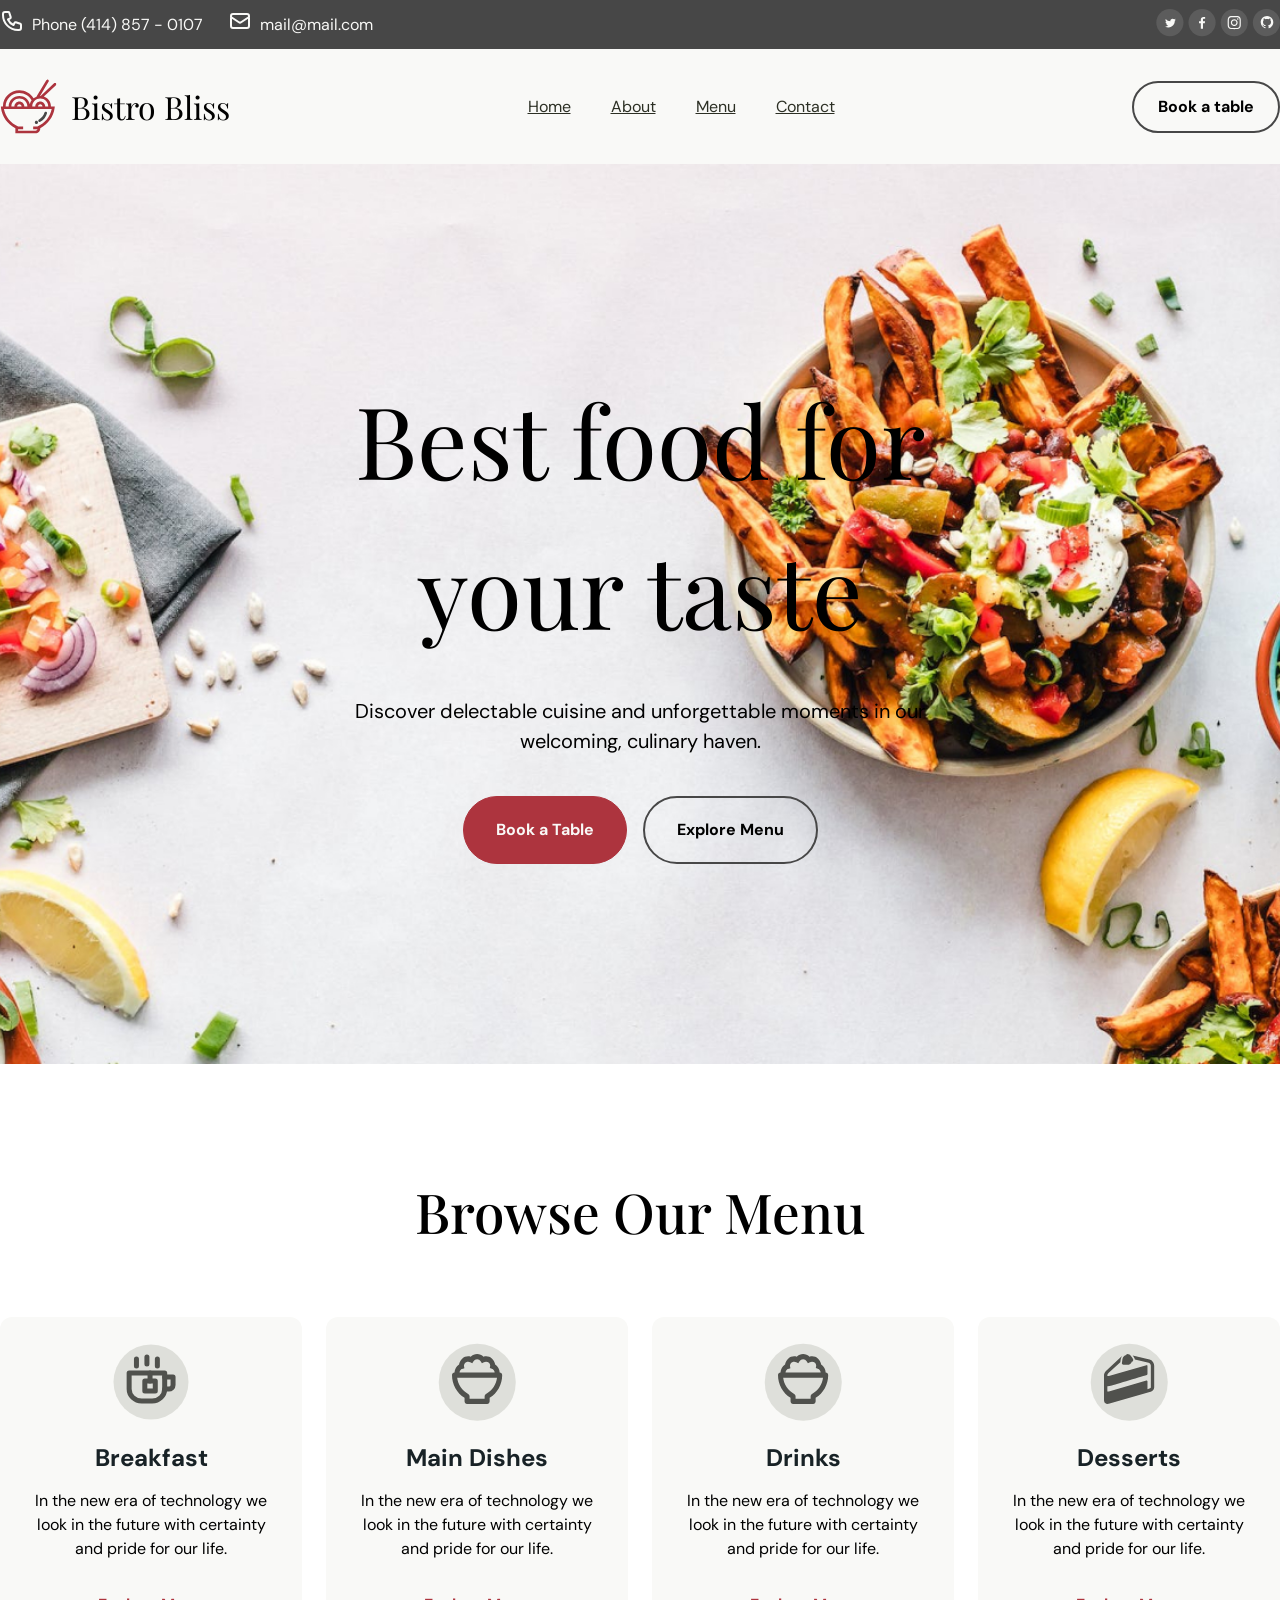
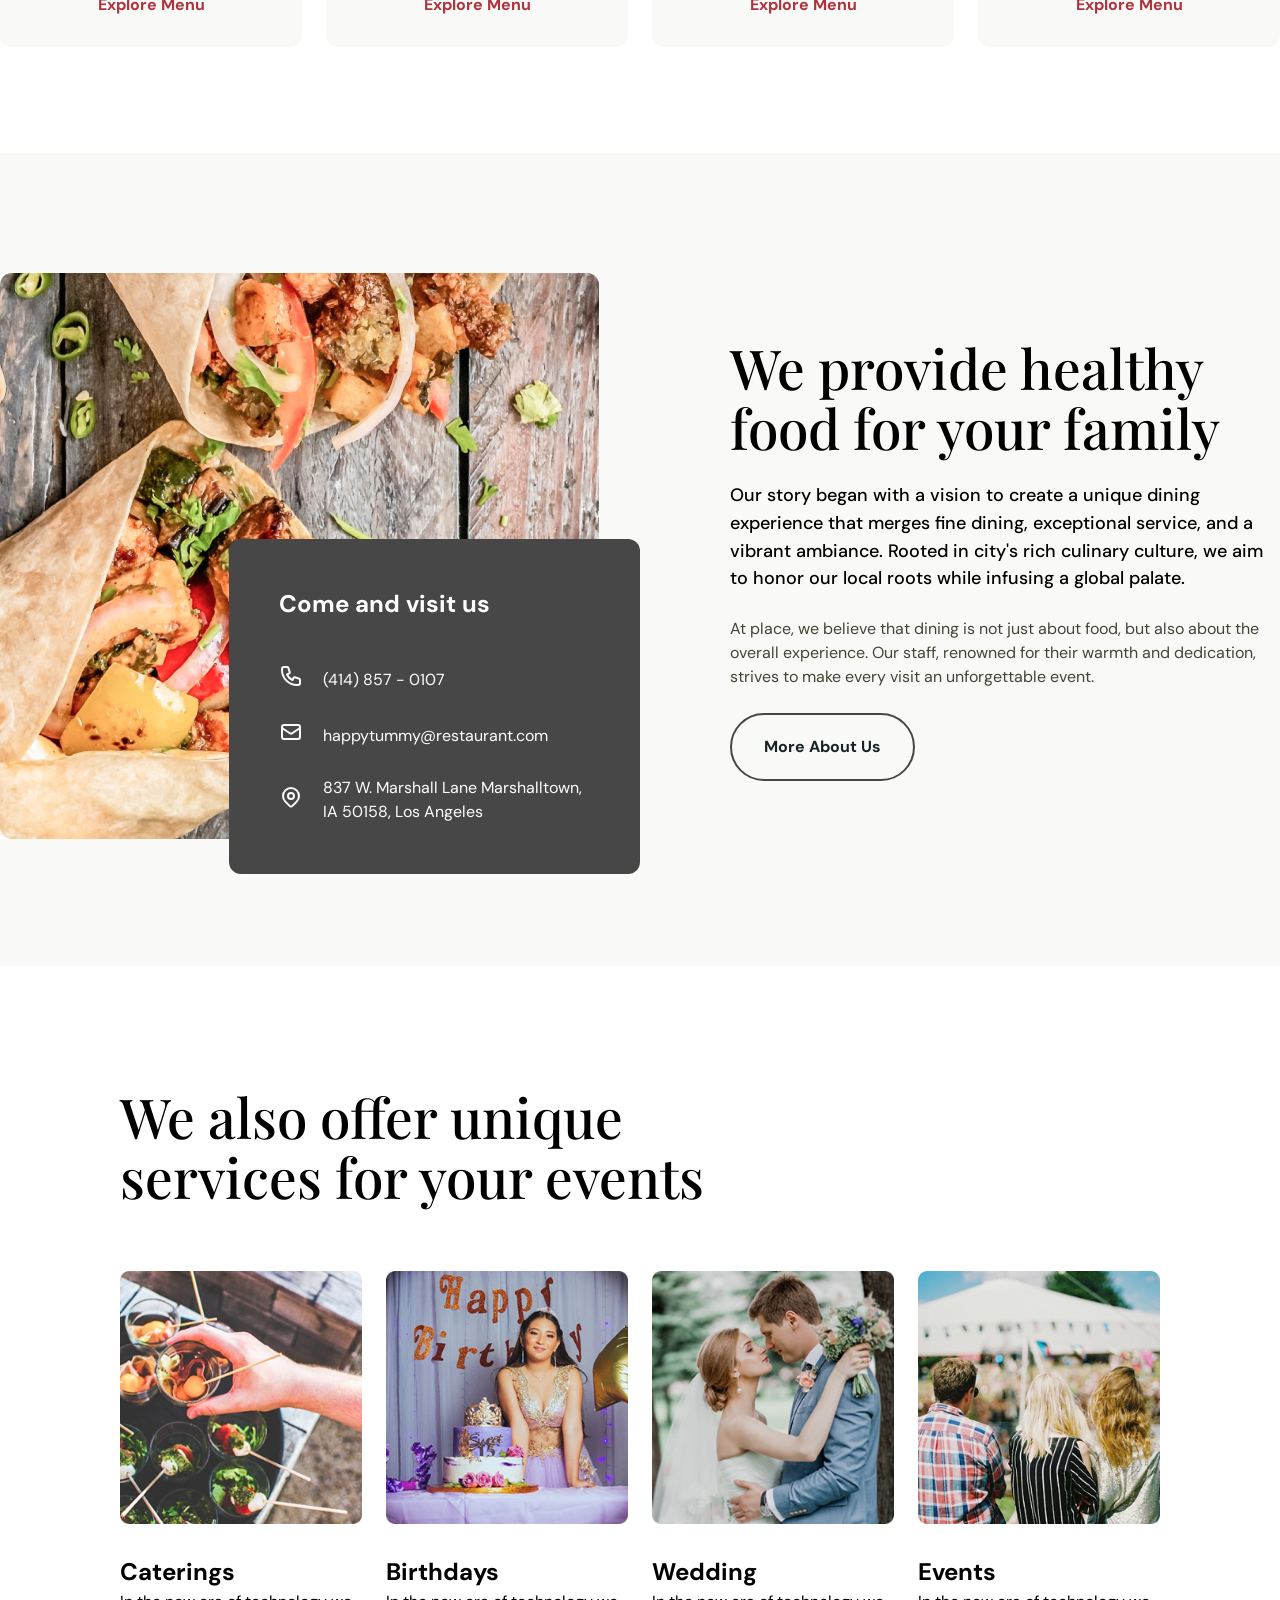
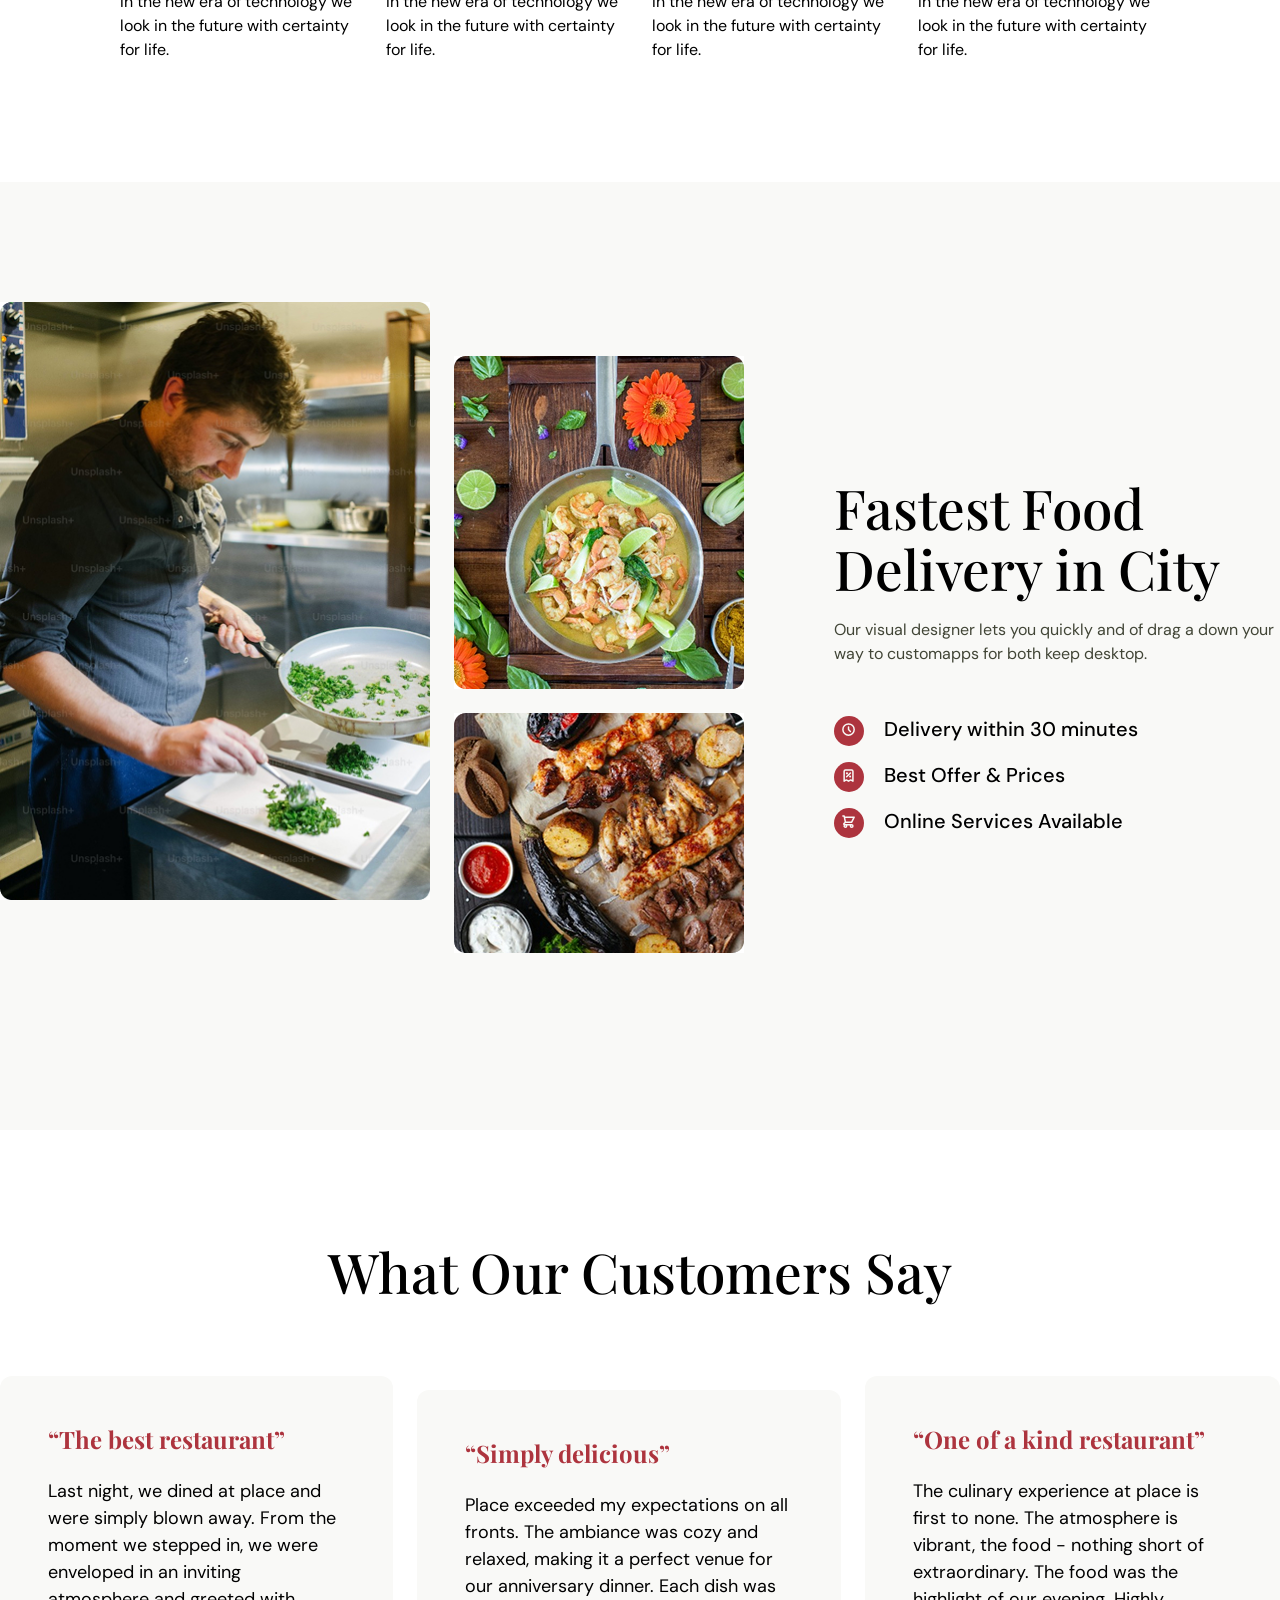
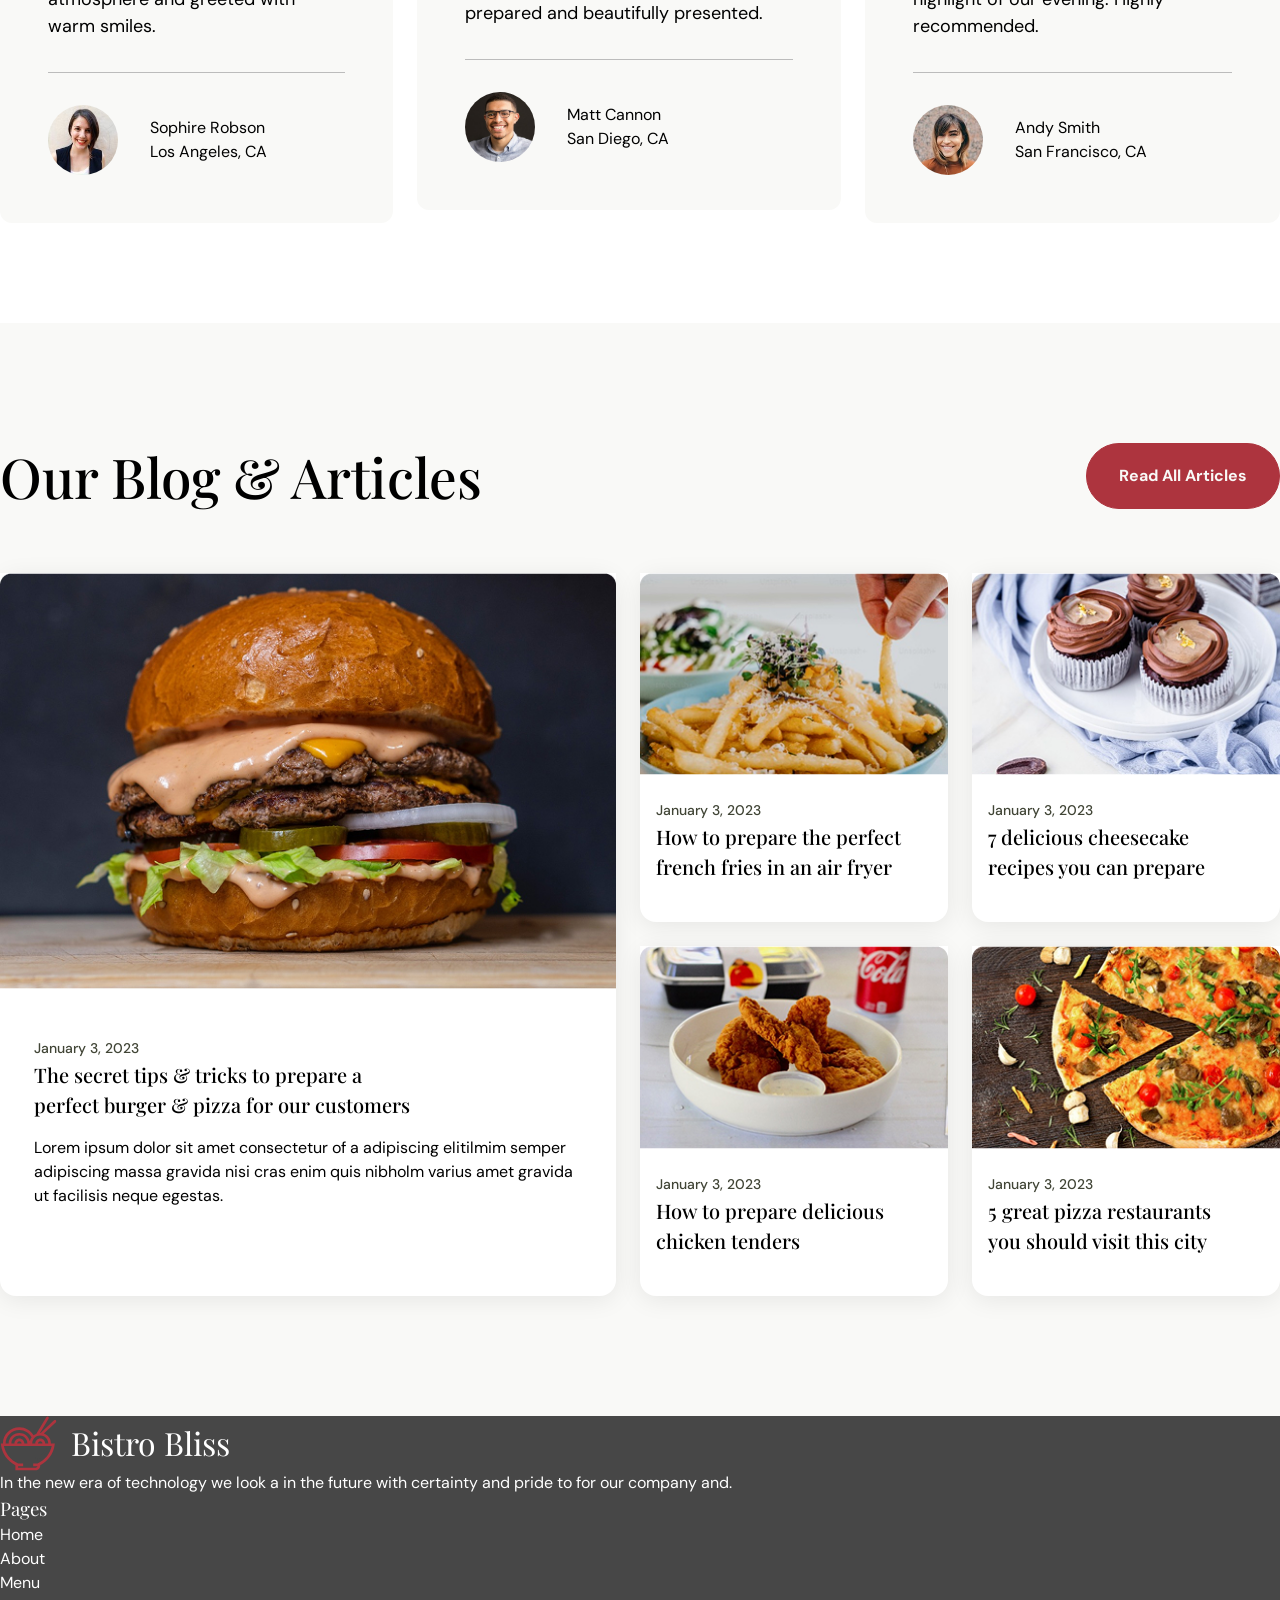
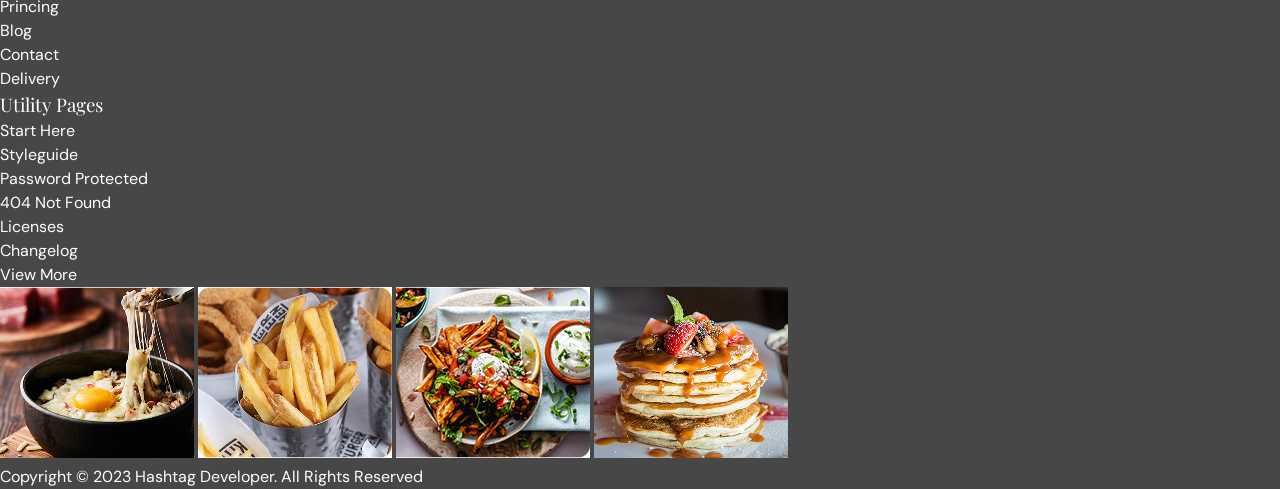
<file: index.html>
<!DOCTYPE html>
<html lang="en">
<head>
    <meta charset="UTF-8">
    <meta name="viewport" content="width=device-width, initial-scale=1.0">
    <link rel="preconnect" href="https://fonts.googleapis.com">
    <link rel="preconnect" href="https://fonts.gstatic.com" crossorigin>
    <link href="https://fonts.googleapis.com/css2?family=DM+Sans:ital,opsz,wght@0,9..40,100..1000;1,9..40,100..1000&family=Playfair+Display:ital,wght@0,400..900;1,400..900&display=swap" rel="stylesheet">
    <link rel="stylesheet" href="./css/style.css">
    <title>Diseño Web</title>
</head>
<body>
    
<header class="header">
    <div class="bg-dark-gray">
        <div class="top-bar container"> 
            <div class="top-bar-contact">
                <a class="top-bar-contact-phone" href="tel:123456789">Phone (414) 857 - 0107</a>
                <a class="top-bar-contact-mail" href="mailto:mail@mail.com">mail@mail.com</a>
            </div>
            <nav class="top-bar-social">
                <ul class="top-bar-social-menu">
                    <li>
                        <a href="#">
                            <img class="" src="./image/header-twitter.svg" alt="">
                        </a>
                    </li>
                    <li>
                        <a href="#">
                            <img class="" src="./image/header-facebook.svg" alt="">
                        </a>   
                    </li>
                    <li>
                        <a href="#">
                            <img src="./image/header-instagram.svg" alt="">
                        </a>            
                    </li>
                    <li>
                        <a href="#">
                            <img src="./image/header-github.svg" alt="">
                        </a>
                    </li>
                </ul>
            </nav>
        </div>
    </div>

    <div class="main-menu container">
        <div class="logo">
            <img class="logo" src="./image/logo-japanese-food.svg" alt="">
            <h1>Bistro Bliss</h1>
        </div>
        <nav class="menu">
            <ul class="menu-list">
                <li>
                    <a href="#">Home</a>
                </li>
                <li>
                    <a href="#">About</a>
                </li>
                <li>
                    <a href="#">Menu</a>
                </li>
                <li>
                    <a href="#">Contact</a>
                </li>
            </ul>
        </nav>
        <button class="button">Book a table</button>
    </div>
</header>

<main class="main">
    <section class="hero-banner">
        <div class="hero-banner-content">
            <h2 class="hero-banner-title">Best food for your taste</h2>
            <p class="hero-banner-desc">Discover delectable cuisine and unforgettable moments in our welcoming, culinary haven.
            </p>
            <div class="hero-banner-buttons">
                <button class="button button-xl button-red">Book a Table</button>
                <button class="button button-xl">Explore Menu</button>
            </div>
        </div>
    </section>

    <div class="bg-white">
        <section class="our-menu container">
            <h2 class="our-menu-title">Browse Our Menu</h2>
            <div class="our-menu-cards">
                <article class="our-menu-card">
                    <div class="our-menu-card-img-content">
                        <img class="our-menu-card-image" src="./image/taza.svg" alt="">
                    </div>
                    <div class="our-menu-card-content">
                        <h3 class="our-menu-card-title">Breakfast</h3>
                    <p>In the new era of technology we look in the future with certainty and pride for our life.</p>
                    </div>    
                    <a class="our-menu-card-link" href="#">Explore Menu</a>
                </article>
                <article class="our-menu-card">
                    <div class="our-menu-card-img-content">
                        <img class="our-menu-card-image" src="./image/arroz.svg" alt="">
                    </div>
                    <div class="our-menu-card-content">
                        <h3 class="our-menu-card-title">Main Dishes</h3>
                        <p class="our-menu-card-desc">In the new era of technology we look in the future with certainty and pride for our life.</p>
                    </div>
                    <a class="our-menu-card-link" href="#">Explore Menu</a>
                </article>
                <article class="our-menu-card">
                    <div class="our-menu-card-img-content">
                        <img class="our-menu-card-image" src="./image/arroz.svg" alt="">
                    </div>
                    <div class="our-menu-card-content">
                        <h3 class="our-menu-card-title">Drinks</h3>
                        <p class="our-menu-card-desc">In the new era of technology we look in the future with certainty and pride for our life.</p>
                    </div>
                    <a class="our-menu-card-link" href="#">Explore Menu</a>
                </article>
                <article class="our-menu-card">
                    <div class="our-menu-card-img-content">
                        <img class="our-menu-card-image" src="./image/postre.svg" alt="">
                    </div>
                    <div class="our-menu-card-content">
                        <h3 class="our-menu-card-title">Desserts</h3>
                        <p class="our-menu-card-desc">In the new era of technology we look in the future with certainty and pride for our life.</p>
                    </div>
                    <a class="our-menu-card-link" href="#">Explore Menu</a>
                </article>
            </div>
        </section>
    </div>
    

    <section class="about-us container">
        <div class="about-us-info">
            <img class="about-us-info-img" src="./image/shawarma.jpg" alt="plato menu">
            <article class="about-us-info-box">
                <p class="about-us-info-box-title">Come and visit us</p>
                <p class="about-us-info-box-phone">(414) 857 - 0107</p>
                <p class="about-us-info-box-mail">happytummy@restaurant.com</p>
                <p class="about-us-info-box-address">837 W. Marshall Lane Marshalltown, IA 50158, Los Angeles</p>
            </article>
        </div>
        <div class="about-us-text">
            <h2 class="about-us-title">We provide healthy food for your family
            </h2>
            <p class="about-us-desc-main">Our story began with a vision to create a unique dining experience that merges fine dining, exceptional service, and a vibrant ambiance. Rooted in city's rich culinary culture, we aim to honor our local roots while infusing a global palate.</p>
            <p class="about-us-desc">At place, we believe that dining is not just about food, but also about the overall experience. Our staff, renowned for their warmth and dedication, strives to make every visit an unforgettable event.</p>
            <a class="button button-xl about-us-link" href="#">More About Us</a>
        </div>
    </section>

    <div class="bg-white">
        <section class="services">
            <h2 class="services-title">We also offer unique services for your events</h2>
            <div class="services-cards">
                <article class="services-card">
                    <img class="services-card-img" src="./image/kebab-set-table 1.jpg" alt="">
                    <h3 class="services-card-title">Caterings</h3>
                    <p class="services-card-desc">In the new era of technology we look in the future with certainty for life.</p>
                </article>
                <article class="services-card">
                    <img class="services-card-img" src="./image/cumpleanos.jpg" alt="">
                    <h3 class="services-card-title">Birthdays</h3>
                    <p class="services-card-desc">In the new era of technology we look in the future with certainty for life.</p>
                </article>
                <article class="services-card">
                    <img class="services-card-img" src="./image/boda.jpg" alt="">
                    <h3 class="services-card-title">Wedding</h3>
                    <p class="services-card-desc">In the new era of technology we look in the future with certainty for life.</p>
                </article>
                <article class="services-card">
                    <img class="services-card-img" src="./image/reunion.jpg" alt="">
                    <h3 class="services-card-title">Events</h3>
                    <p class="services-card-desc">In the new era of technology we look in the future with certainty for life.</p>
                </article>
            </div>
        </section>
    </div>
    
    <section class="delivery container">
        <div class="delivery-imgs">
            <img class="delivery-img" src="./image/delivery-chef.jpg" alt="">
            <img class="delivery-img" src="./image/delivery-curry.jpg" alt="">
            <img class="delivery-img" src="./image/delivery-barbacoa.jpg" alt="">
        </div>
        <div class="delivery-info">
            <h2 class="delivery-title">Fastest Food Delivery in City</h2>
            <p class="delivery-desc">Our visual designer lets you quickly and of drag a down your way to customapps for both keep desktop.</p>
            <ul class="delivery-points">
                <li class="delivery-points-item-clock">Delivery within 30 minutes</li>
                <li class="delivery-points-item-offer">Best Offer & Prices</li>
                <li class="delivery-points-item-shop">Online Services Available</li>
            </ul>
        </div>
    </section>
    
    <!-- cambiar las imagenes de circulo a cuadradas-->
<div class="bg-white">
    <section class="opinions container">
        <h2 class="opinions-title">What Our Customers Say</h2>
        <div class="opinions-cards">
            <article class="opinions-card">
                <h3 class="opinions-card-title">“The best restaurant”</h3>
                <p class="opinions-card-desc">Last night, we dined at place and were simply blown away. From the moment we stepped in, we were enveloped in an inviting atmosphere and greeted with warm smiles.</p>
                <div class="opinions-card-author">
                    <img class="opinions-card-author-img" src="./image/opinions-1.png" alt="">
                    <div class="opinions-card-author-info">
                        <p class="opinions-card-author-name">Sophire Robson</p>
                        <p class="opinions-card-author-city">Los Angeles, CA</p>
                    </div>
                </div>
            </article>
            <article class="opinions-card">
                <h3 class="opinions-card-title">“Simply delicious”</h3>
                <p class="opinions-card-desc">Place exceeded my expectations on all fronts. The ambiance was cozy and relaxed, making it a perfect venue for our anniversary dinner. Each dish was prepared and beautifully presented.</p>
                <div class="opinions-card-author">
                    <img class="opinions-card-author-img" src="./image/opinions-2.png" alt="">
                    <div class="opinions-card-author-info">
                        <p class="opinions-card-author-name">Matt Cannon</p>
                        <p class="opinions-card-author-city">San Diego, CA</p>
                    </div>
                </div>
            </article>
            <article class="opinions-card">
                <h3 class="opinions-card-title">“One of a kind restaurant”</h3>
                <p class="opinions-card-desc">The culinary experience at place is first to none. The atmosphere is vibrant, the food - nothing short of extraordinary. The food was the highlight of our evening. Highly recommended.</p>
                <div class="opinions-card-author">
                    <img class="opinions-card-author-img" src="./image/opinions-3.png" alt="">
                    <div class="opinions-card-author-info">
                        <p class="opinions-card-author-name">Andy Smith</p>
                        <p class="opinions-card-author-city">San Francisco, CA</p>
                    </div>
                </div>
            </article>
        </div>         
    </section>
</div>
    
<section class="blog container">
    <div class="blog-header">
            <h2 class="blog-title">Our Blog & Articles</h2>
            <button class="button button-xl button-red">Read All Articles</button>
    </div>
    <div class="blog-articles">
        <article class="blog-article-main">
            <img src="./image/blog-hamburguesa.jpg" alt="" class="blog-article-img">
            <div class="blog-article-data">
                <time datetime="" class="blog-article-date">January 3, 2023</time>
            <h3 class="blog-article-title">The secret tips & tricks to prepare a perfect burger & pizza for our customers</h3>
            <p class="blog-article-desc">Lorem ipsum dolor sit amet consectetur of a adipiscing elitilmim semper adipiscing massa gravida nisi cras enim quis nibholm varius amet gravida ut facilisis neque egestas.</p>
            </div>
        </article>
        <article class="blog-article">
            <img src="./image/blog-papas.jpg" alt="" class="blog-article-img">
            <div class="blog-article-data">
                <time datetime="" class="blog-article-date">January 3, 2023</time>
            <h3 class="blog-article-title">How to prepare the perfect french fries in an air fryer</h3>
            </div>
        </article>
        <article class="blog-article">
            <img src="./image/blog-cupcakes.jpg" alt="" class="blog-article-img">
            <div class="blog-article-data">
                <time datetime="" class="blog-article-date">January 3, 2023</time>
            <h3 class="blog-article-title">7 delicious cheesecake recipes you can prepare</h3>
            </div>
        </article>
        <article class="blog-article">
            <img src="./image/blog-pollo.jpg" alt="" class="blog-article-img">
            <div class="blog-article-data">
                <time datetime="" class="blog-article-date">January 3, 2023</time>
            <h3 class="blog-article-title">How to prepare delicious chicken tenders</h3>
            </div>
        </article>
        <article class="blog-article">
            <img src="./image/blog-pizza.jpg" alt="" class="blog-article-img">
            <div class="blog-article-data">
                <time datetime="" class="blog-article-date">January 3, 2023</time>
            <h3 class="blog-article-title">5 great pizza restaurants you should visit this city</h3>
            </div>
        </article>
    </div>
</section>
</main>

<footer id="footer" class="footer">
    <div class="footer-info">
        <div class="footer-info-company">
            <div class="logo">
                <img class="logo" src="./image/logo-japanese-food.svg" alt="">
                <h1>Bistro Bliss</h1>
            </div>
            <p class="footer-info-desc">In the new era of technology we look a in the future with certainty and pride to for our company and.</p>
            <div class="footer-info-pages">
                <h3 class="footer-info-pages-title">Pages</h3>
                <ul class="footer-info-pages-menu">
                    <li class="footer-info-pages-menu-item">Home</li>
                    <li class="footer-info-pages-menu-item">About</li>
                    <li class="footer-info-pages-menu-item">Menu</li>
                    <li class="footer-info-pages-menu-item">Princing</li>
                    <li class="footer-info-pages-menu-item">Blog</li>
                    <li class="footer-info-pages-menu-item">Contact</li>
                    <li class="footer-info-pages-menu-item">Delivery</li>
                </ul>
            </div>
            <div class="footer-info-utility">
                <h3 class="footer-info-utility-title">Utility Pages</h3>
                <ul class="footer-info-utilitypages-menu">
                    <li class="footer-info-utility-menu-item">Start Here</li>
                    <li class="footer-info-utility-menu-item">Styleguide</li>
                    <li class="footer-info-utility-menu-item">Password Protected</li>
                    <li class="footer-info-utility-menu-item">404 Not Found</li>
                    <li class="footer-info-utility-menu-item">Licenses</li>
                    <li class="footer-info-utility-menu-item">Changelog</li>
                    <li class="footer-info-utility-menu-item">View More</li>
                </ul>
            </div>
            <div class="footer-info-instagram">
                <img src="./image/footer-huevo.jpg" alt="" class="footer-info-instagram-img">
                <img src="./image/footer-papa.jpg" alt="" class="footer-info-instagram-img">
                <img src="./image/footer-papa-cajun.jpg" alt="" class="footer-info-instagram-img">
                <img src="./image/footer-pancake.jpg" alt="" class="footer-info-instagram-img">
            </div>
            <p class="footer-copyright">Copyright © 2023 Hashtag Developer. All Rights Reserved</p>
        </div>
    </div>
</footer>

<!-- asi es un comentario en HTML-->










</body>
</html>
</file>
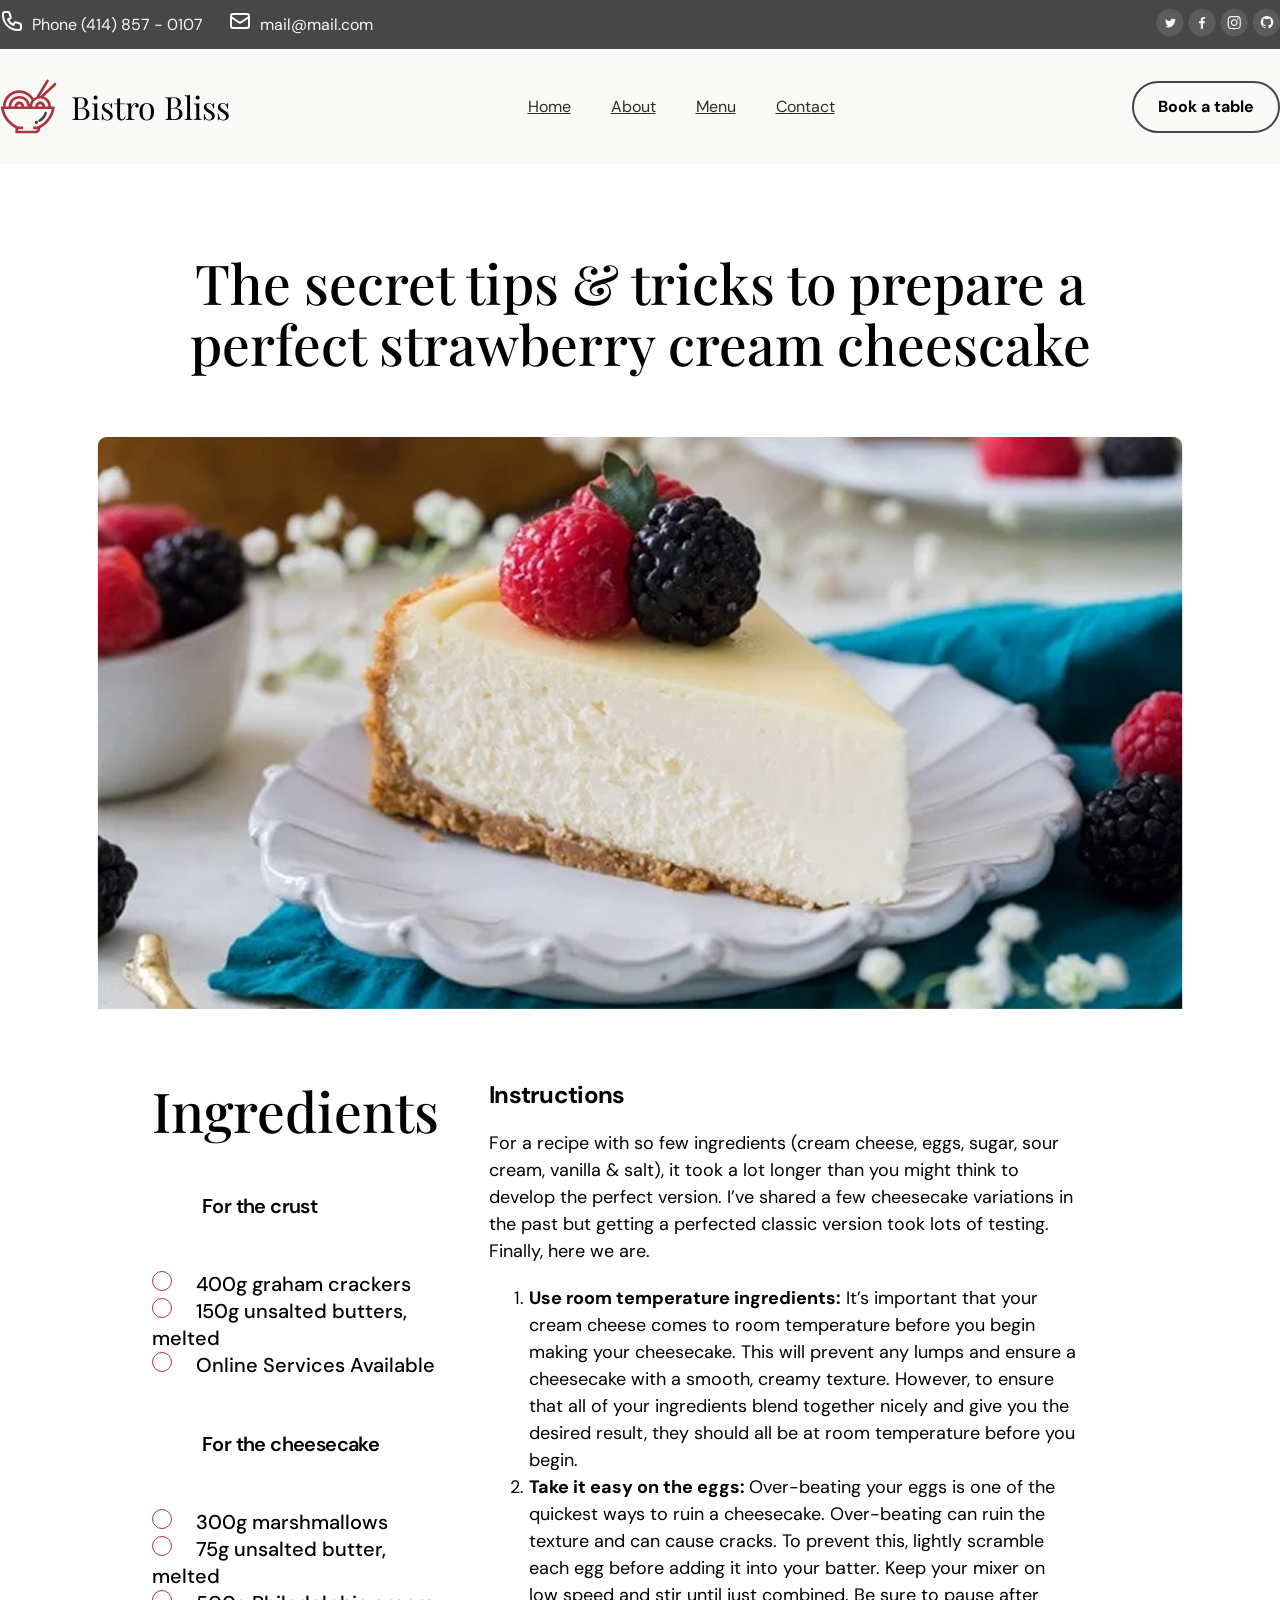
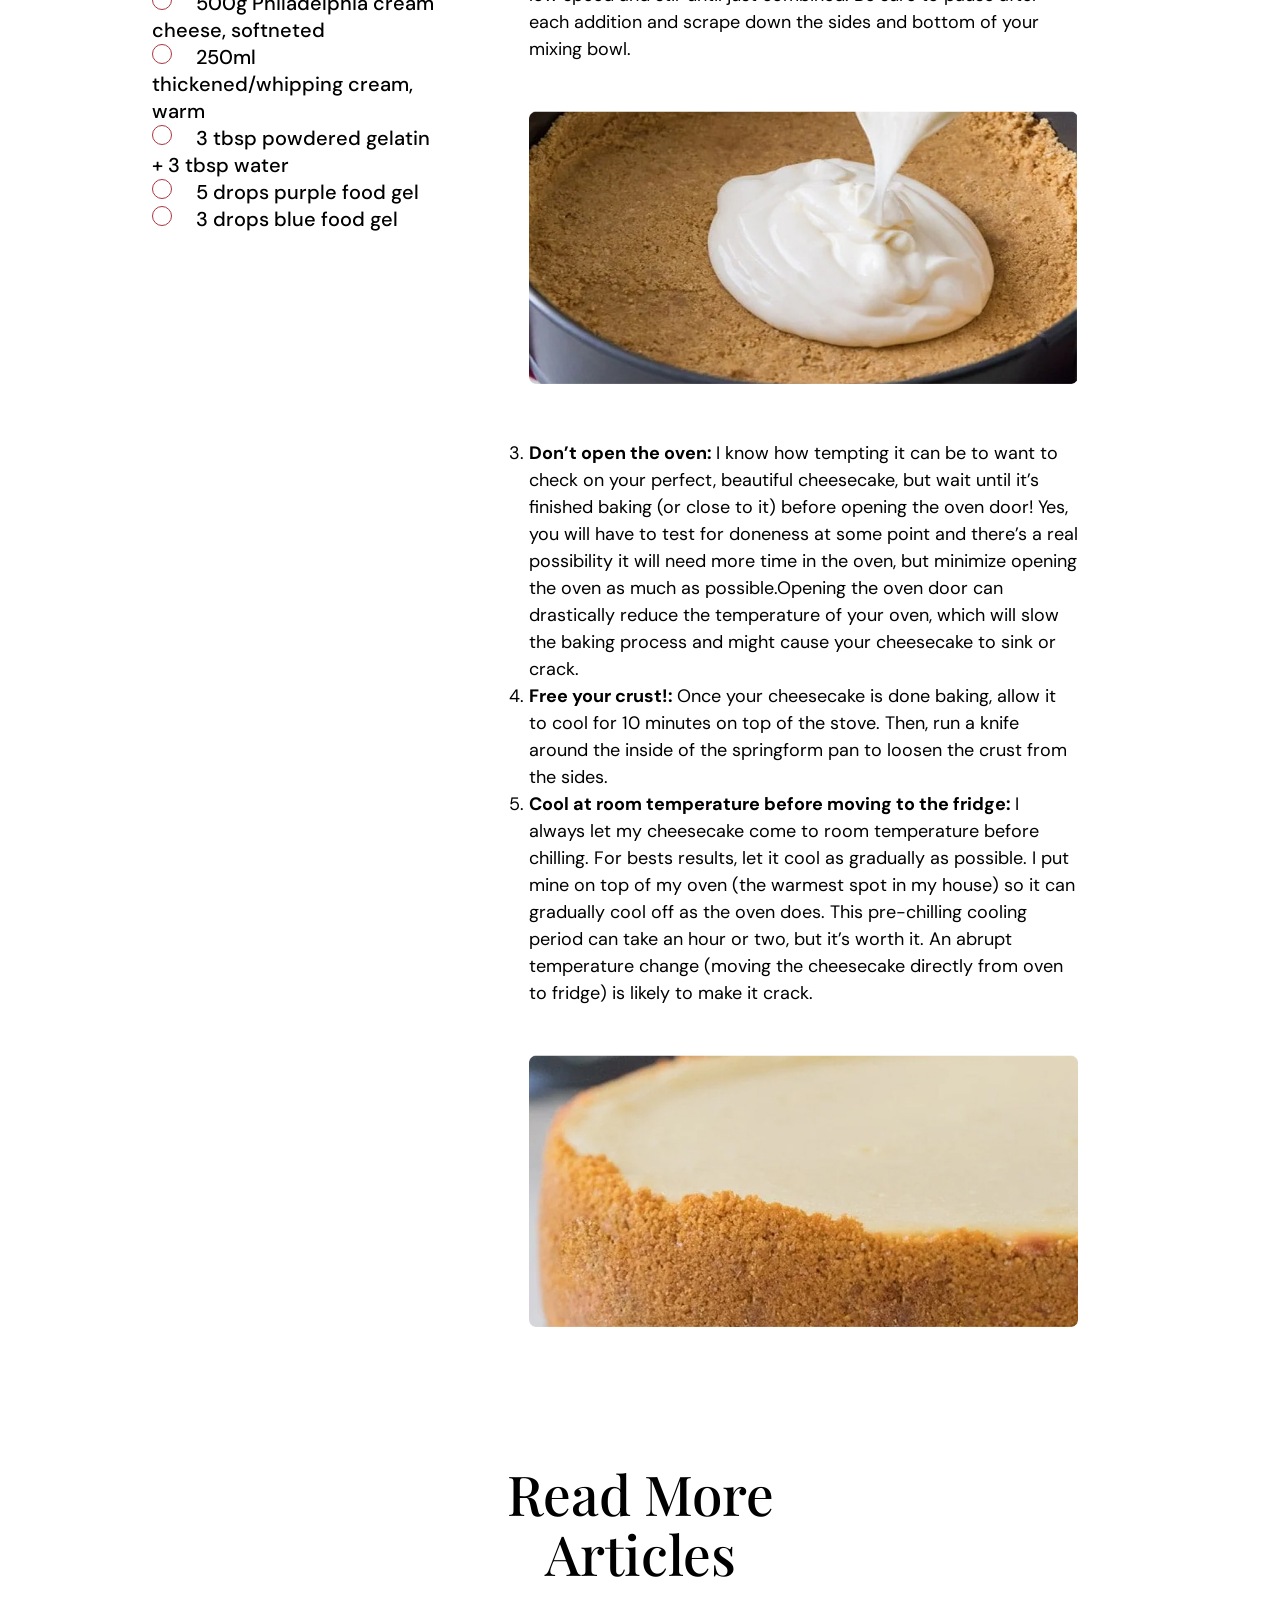
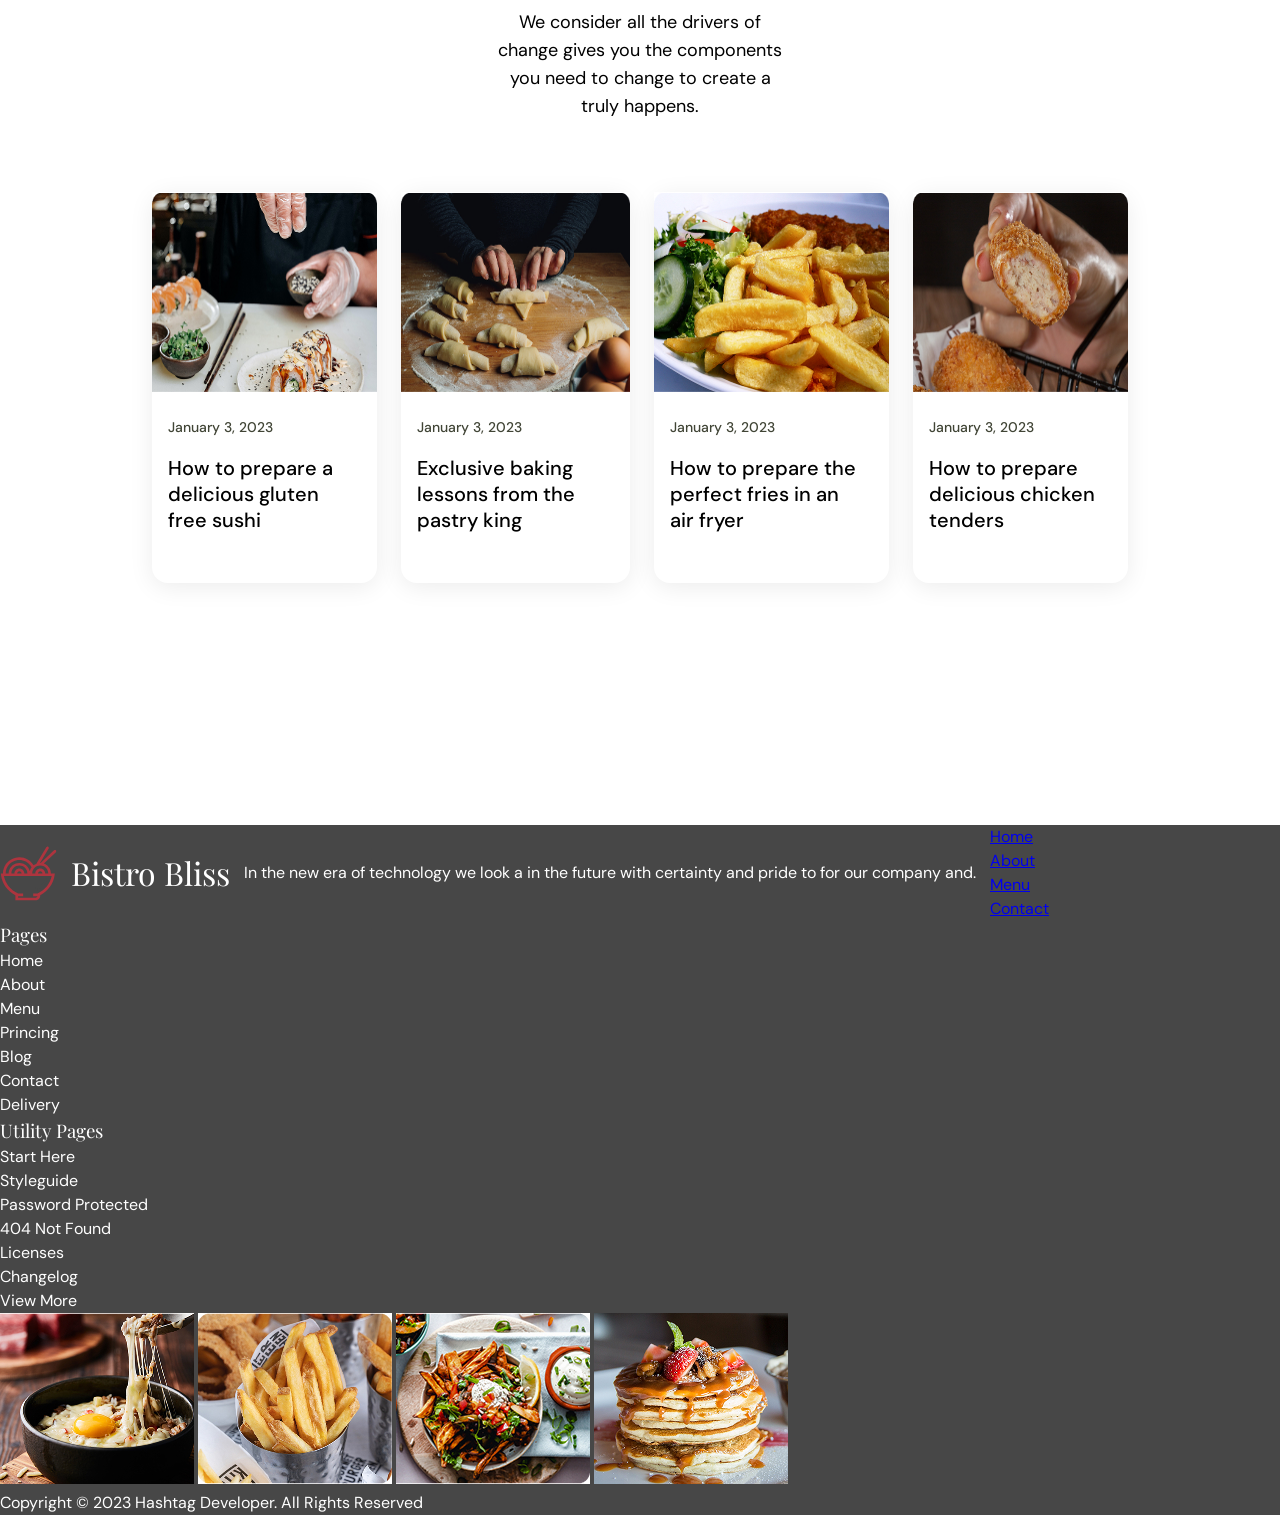
<file: blog.html>
<!DOCTYPE html>
<html lang="en">
<head>
    <meta charset="UTF-8">
    <meta name="viewport" content="width=device-width, initial-scale=1.0">
    <link rel="preconnect" href="https://fonts.googleapis.com">
    <link rel="preconnect" href="https://fonts.gstatic.com" crossorigin>
    <link href="https://fonts.googleapis.com/css2?family=DM+Sans:ital,opsz,wght@0,9..40,100..1000;1,9..40,100..1000&family=Playfair+Display:ital,wght@0,400..900;1,400..900&display=swap" rel="stylesheet">
    <link rel="stylesheet" href="./css/style.css">
    <title>Pagina Recetas</title>
</head>
<body>
    
    <header class="header">
        <div class="bg-dark-gray">
            <div class="top-bar container"> 
                <div class="top-bar-contact">
                    <a class="top-bar-contact-phone" href="tel:123456789">Phone (414) 857 - 0107</a>
                    <a class="top-bar-contact-mail" href="mailto:mail@mail.com">mail@mail.com</a>
                </div>
                <nav class="top-bar-social">
                    <ul class="top-bar-social-menu">
                        <li>
                            <a href="#">
                                <img class="" src="./image/header-twitter.svg" alt="">
                            </a>
                        </li>
                        <li>
                            <a href="#">
                                <img class="" src="./image/header-facebook.svg" alt="">
                            </a>   
                        </li>
                        <li>
                            <a href="#">
                                <img src="./image/header-instagram.svg" alt="">
                            </a>            
                        </li>
                        <li>
                            <a href="#">
                                <img src="./image/header-github.svg" alt="">
                            </a>
                        </li>
                    </ul>
                </nav>
            </div>
        </div>
    
        <div class="main-menu container">
            <div class="logo">
                <img class="logo" src="./image/logo-japanese-food.svg" alt="">
                <h1>Bistro Bliss</h1>
            </div>
            <nav class="menu">
                <ul class="menu-list">
                    <li>
                        <a href="#">Home</a>
                    </li>
                    <li>
                        <a href="#">About</a>
                    </li>
                    <li>
                        <a href="#">Menu</a>
                    </li>
                    <li>
                        <a href="#">Contact</a>
                    </li>
                </ul>
            </nav>
            <button class="button">Book a table</button>
        </div>
    </header>

<main class="bg-white">
    <section class="blog-hero-banner">
        <h1 class="blog-hero-banner-title">The secret tips & tricks to prepare a perfect strawberry cream cheescake</h1>
        <img class="blog-hero-banner-img" src="./image/blog-hero-banner.jpg" alt="Trozo de tarta de queso con trozos de frambuesa">      
    </section>

    <section class="ingredients main-blog">     
        <div class="ingredients-list">
            <h2 class="ingredients-title">Ingredients</h2>
            <h3 class="ingredients-list-title">For the crust</h3>
            <ul class="ingredients-list-list">
                <div class="ingredients-check">
                    <input type="checkbox" id="check">
                    <label for="check">400g graham crackers</label>
                </div>
                <div class="ingredients-check">
                    <input type="checkbox" id="check">
                    <label for="check">150g unsalted butters, melted</label>
                </div>
                <div class="ingredients-check">
                    <input type="checkbox" id="check">
                    <label for="check">Online Services Available</label>
                </div>
            </ul>
            <h3 class="ingredients-list-title">For the cheesecake</h3>
            <ul class="ingredients-list-list">
                <div class="ingredients-check">
                    <input type="checkbox" id="check">
                    <label for="check">300g marshmallows</label>
                </div>
                <div class="ingredients-check">
                    <input type="checkbox" id="check">
                    <label for="check">75g unsalted butter, melted</label>
                </div>
                <div class="ingredients-check">
                    <input type="checkbox" id="check">
                    <label for="check">500g Philadelphia cream cheese, softneted</label>
                </div>
                <div class="ingredients-check">
                    <input type="checkbox" id="check">
                    <label for="check">250ml thickened/whipping cream, warm</label>
                </div>
                <div class="ingredients-check">
                    <input type="checkbox" id="check">
                    <label for="check">3 tbsp powdered gelatin + 3 tbsp water</label>
                </div>
                <div class="ingredients-check">
                    <input type="checkbox" id="check">
                    <label for="check">5 drops purple food gel</label>
                </div>
                <div class="ingredients-check">
                    <input type="checkbox" id="check">
                    <label for="check">3 drops blue food gel</label>
                </div>
            </ul>
        </div>
    
        <div class="ingredients-instructions">
            <h3 class="ingredients-instructions-title">Instructions</h3>
            <p class="ingredients-instructions-desc">For a recipe with so few ingredients (cream cheese, eggs, sugar, sour cream, vanilla & salt), it took a lot longer than you might think to develop the perfect version. I’ve shared a few cheesecake variations in the past but getting a perfected classic version took lots of testing. Finally, here we are.</p>

            <ol class="ingredients-instructions-list">
                <li><strong>Use room temperature ingredients:</strong> It’s important that your cream cheese comes to room temperature before you begin making your cheesecake. This will prevent any lumps and ensure a cheesecake with a smooth, creamy texture. However, to ensure that all of your ingredients blend together nicely and give you the desired result, they should all be at room temperature before you begin.</li>

                <li><strong>Take it easy on the eggs: </strong>Over-beating your eggs is one of the quickest ways to ruin a cheesecake. Over-beating can ruin the texture and can cause cracks. To prevent this, lightly scramble each egg before adding it into your batter. Keep your mixer on low speed and stir until just combined. Be sure to pause after each addition and scrape down the sides and bottom of your mixing bowl.</li>

                <img class="ingredients-instructions-img-main" src="./image/ingredients-creme-cheesecake.jpg" alt="crema batida de la tarta de queso dentro de recipiente con base de galleta">

                <li><strong>Don’t open the oven: </strong>I know how tempting it can be to want to check on your perfect, beautiful cheesecake, but wait until it’s finished baking (or close to it) before opening the oven door! Yes, you will have to test for doneness at some point and there’s a real possibility it will need more time in the oven, but minimize opening the oven as much as possible.Opening the oven door can drastically reduce the temperature of your oven, which will slow the baking process and might cause your cheesecake to sink or crack.</li>

                <li><strong>Free your crust!: </strong>Once your cheesecake is done baking, allow it to cool for 10 minutes on top of the stove. Then, run a knife around the inside of the springform pan to loosen the crust from the sides.</li>

                <li><strong>Cool at room temperature before moving to the fridge: </strong>I always let my cheesecake come to room temperature before chilling. For bests results, let it cool as gradually as possible. I put mine on top of my oven (the warmest spot in my house) so it can gradually cool off as the oven does. This pre-chilling cooling period can take an hour or two, but it’s worth it. An abrupt temperature change (moving the cheesecake directly from oven to fridge) is likely to make it crack.</li>

                <img class="ingredients-instructions-img" src="./image/ingredients-cheesecake.jpg" alt="tarta de queso">
            </ol>
        </div>

    </section>

    <section class="articles main-blog">
        <div class="articles-info">
            <h2 class="articles-title">Read More Articles</h2>
            <p class="article-desc">We consider all the drivers of change gives you the components you need to change to create a truly happens.</p>
        </div>
        <div class="articles-cards">
            <article class="article-card">
                <img src="./image/article-sushi.jpg" alt="un chef preparando un plato de sushi" class="article-card-img">
                <div class="article-card-info">
                    <time datetime="" class="article-card-time">January 3, 2023</time>
                    <p class="article-card-desc">How to prepare a delicious gluten free sushi</p>
                </div>
            </article>
            <article class="article-card">
                <img src="./image/article-pastry.jpg" alt="chef preparando postre" class="article-card-img">
                <div class="article-card-info">
                    <time datetime="" class="article-card-time">January 3, 2023</time>
                    <p class="article-card-desc">Exclusive baking lessons from the pastry king</p>
                </div>
            </article>
            <article class="article-card">
                <img src="./image/article-airfryer.jpg" alt="plato preparado con papas fritas hechas en air fryer" class="article-card-img">
                <div class="article-card-info">
                    <time datetime="" class="article-card-time">January 3, 2023</time>
                    <p class="article-card-desc">How to prepare the perfect fries in an air fryer</p>
                </div>
            </article>
            <article class="article-card">
                <img src="./image/article-chicken.jpg" alt="trozo de pollo frito" class="article-card-img">
                <div class="article-card-info">
                    <time datetime="" class="article-card-time">January 3, 2023</time>
                    <p class="article-card-desc">How to prepare delicious chicken tenders</p>                   
                </div>
            </article>
        </div>
    </section>
    
</main>

<footer class="footer">
    <div class="footer-info">
        <div class="footer-info-company">
            <div class="logo">
                <img class="logo" src="./image/logo-japanese-food.svg" alt="">
                <h1>Bistro Bliss</h1>
                <p class="footer-info-company-desc">In the new era of technology we look a in the future with certainty and pride to for our company and.</p>
                <nav class="menu">
                    <ul>
                        <li>
                            <a href="#">Home</a>
                        </li>
                        <li>
                            <a href="#">About</a>
                        </li>
                        <li>
                            <a href="#">Menu</a>
                        </li>
                        <li>
                            <a href="#">Contact</a>
                        </li>
                    </ul>
                </nav>
            </div>
            <div class="footer-info-pages">
                <h3 class="footer-info-pages-title">Pages</h3>
                <ul class="footer-info-pages-menu">
                    <li class="footer-info-pages-menu-item">Home</li>
                    <li class="footer-info-pages-menu-item">About</li>
                    <li class="footer-info-pages-menu-item">Menu</li>
                    <li class="footer-info-pages-menu-item">Princing</li>
                    <li class="footer-info-pages-menu-item">Blog</li>
                    <li class="footer-info-pages-menu-item">Contact</li>
                    <li class="footer-info-pages-menu-item">Delivery</li>
                </ul>
            </div>
            <div class="footer-info-utility">
                <h3 class="footer-info-utility-title">Utility Pages</h3>
                <ul class="footer-info-utilitypages-menu">
                    <li class="footer-info-utility-menu-item">Start Here</li>
                    <li class="footer-info-utility-menu-item">Styleguide</li>
                    <li class="footer-info-utility-menu-item">Password Protected</li>
                    <li class="footer-info-utility-menu-item">404 Not Found</li>
                    <li class="footer-info-utility-menu-item">Licenses</li>
                    <li class="footer-info-utility-menu-item">Changelog</li>
                    <li class="footer-info-utility-menu-item">View More</li>
                </ul>
            </div>
            <div class="footer-info-instagram">
                <img src="./image/footer-huevo.jpg" alt="" class="footer-info-instagram-img">
                <img src="./image/footer-papa.jpg" alt="" class="footer-info-instagram-img">
                <img src="./image/footer-papa-cajun.jpg" alt="" class="footer-info-instagram-img">
                <img src="./image/footer-pancake.jpg" alt="" class="footer-info-instagram-img">
            </div>
            <p class="footer-copyright">Copyright © 2023 Hashtag Developer. All Rights Reserved</p>
        </div>
    </div>
</footer>





</body>
</html>
</file>
<file: css/style.css>
/* Settings */
@import "./settings/variables.css";

/* Generic */
@import "./generic/reset.css";
@import "./generic/layout.css";

/* Elements */
@import "./elements/header.css";
@import "./elements/hero-banner.css";
@import "./elements/our-menu.css";
@import "./elements/about-us.css";
@import "./elements/service.css";
@import "./elements/delivery.css";
@import "./elements/opinions.css";
@import "./elements/blog.css";
@import "./elements/footer.css";
@import "./elements/blog/blog-hero.css";
@import "./elements/blog/blog-article.css";
@import "./elements/blog/blog-ingredients.css";

/* Components */
@import "./components/buttons.css";
</file>
